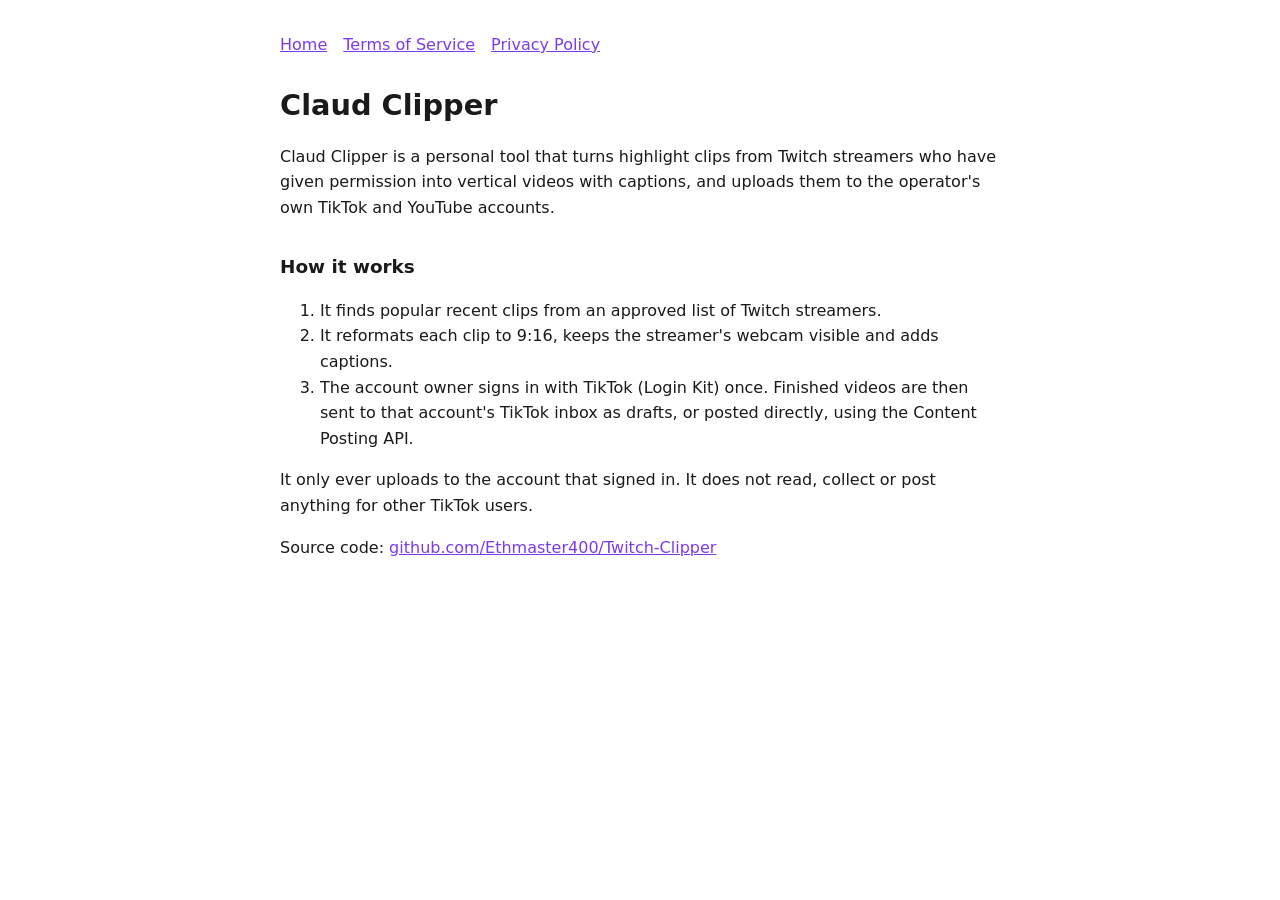
<file: docs/index.html>
<!doctype html>
<html lang="en">
<head>
<meta charset="utf-8">
<meta name="viewport" content="width=device-width, initial-scale=1">
<title>Claud Clipper</title>
<link rel="stylesheet" href="style.css">
</head>
<body>
<main>
<nav><a href="index.html">Home</a><a href="terms.html">Terms of Service</a><a href="privacy.html">Privacy Policy</a></nav>
<h1>Claud Clipper</h1>
<p>Claud Clipper is a personal tool that turns highlight clips from Twitch streamers who have given permission into
vertical videos with captions, and uploads them to the operator's own TikTok and YouTube accounts.</p>
<h2>How it works</h2>
<ol>
<li>It finds popular recent clips from an approved list of Twitch streamers.</li>
<li>It reformats each clip to 9:16, keeps the streamer's webcam visible and adds captions.</li>
<li>The account owner signs in with TikTok (Login Kit) once. Finished videos are then sent to that account's
TikTok inbox as drafts, or posted directly, using the Content Posting API.</li>
</ol>
<p>It only ever uploads to the account that signed in. It does not read, collect or post anything for other TikTok users.</p>
<p>Source code: <a href="https://github.com/Ethmaster400/Twitch-Clipper">github.com/Ethmaster400/Twitch-Clipper</a></p>
</main>
</body>
</html>
</file>
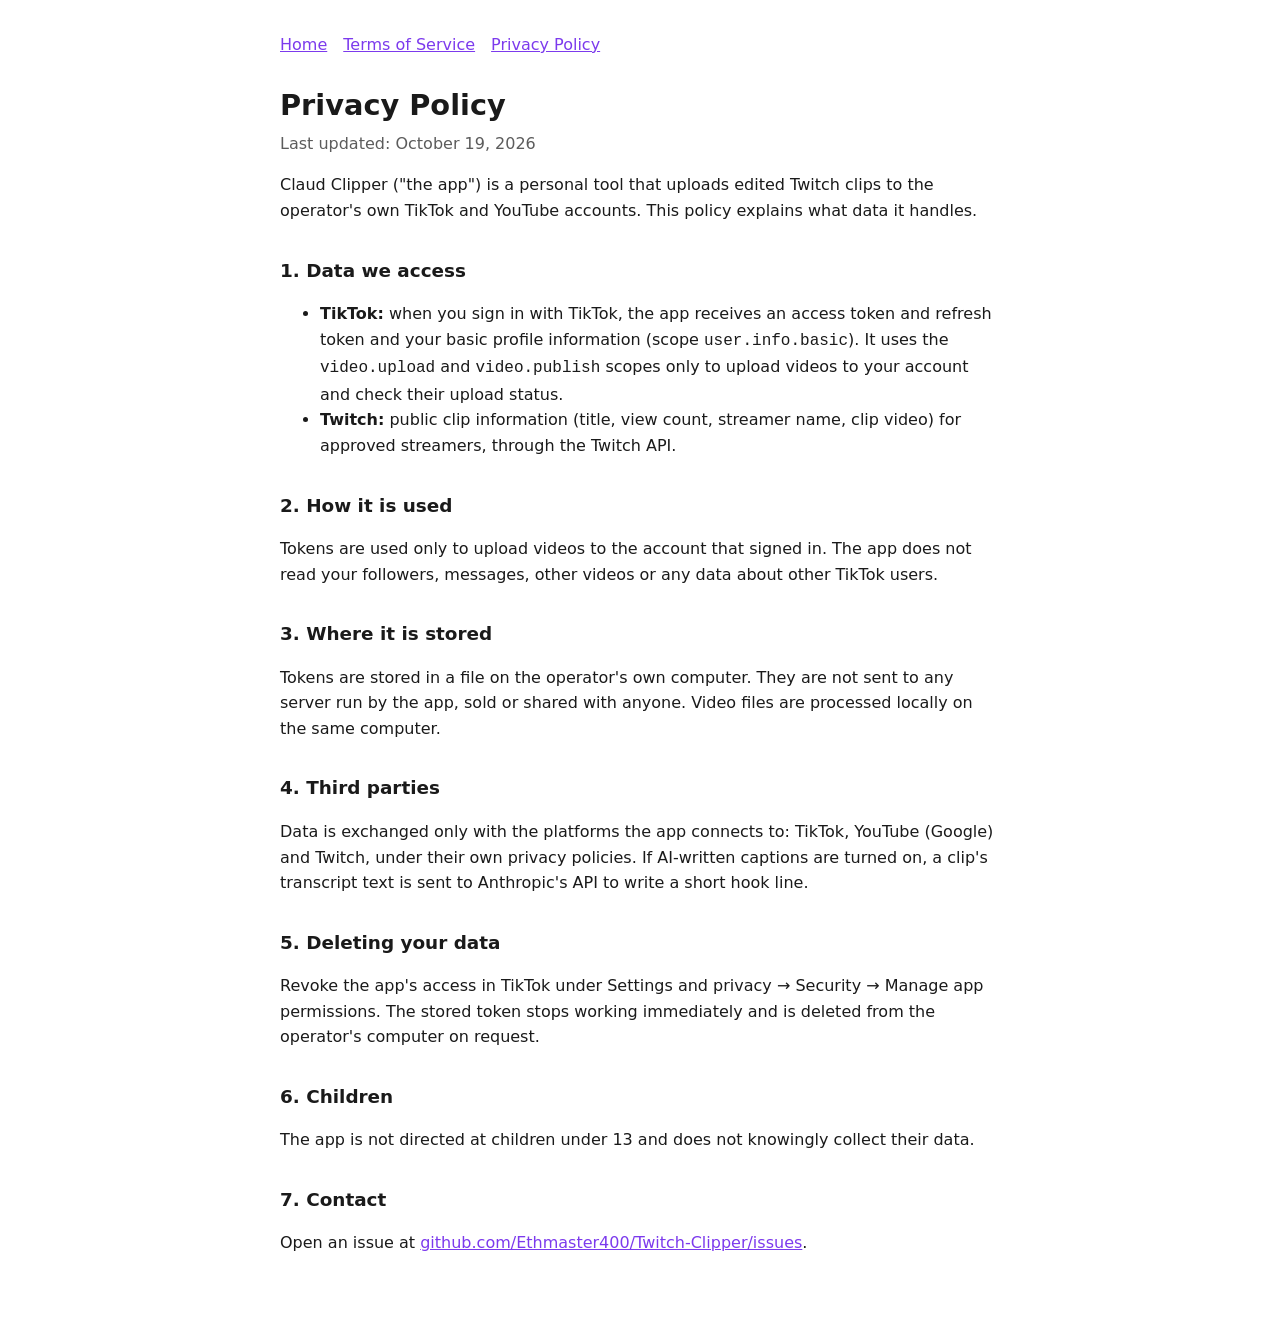
<file: docs/privacy.html>
<!doctype html>
<html lang="en">
<head>
<meta charset="utf-8">
<meta name="viewport" content="width=device-width, initial-scale=1">
<title>Privacy Policy</title>
<link rel="stylesheet" href="style.css">
</head>
<body>
<main>
<nav><a href="index.html">Home</a><a href="terms.html">Terms of Service</a><a href="privacy.html">Privacy Policy</a></nav>
<h1>Privacy Policy</h1>
<p class="updated">Last updated: October 19, 2026</p>

<p>Claud Clipper ("the app") is a personal tool that uploads edited Twitch clips to the operator's own TikTok and
YouTube accounts. This policy explains what data it handles.</p>

<h2>1. Data we access</h2>
<ul>
<li><strong>TikTok:</strong> when you sign in with TikTok, the app receives an access token and refresh token and
your basic profile information (scope <code>user.info.basic</code>). It uses the <code>video.upload</code> and
<code>video.publish</code> scopes only to upload videos to your account and check their upload status.</li>
<li><strong>Twitch:</strong> public clip information (title, view count, streamer name, clip video) for approved
streamers, through the Twitch API.</li>
</ul>

<h2>2. How it is used</h2>
<p>Tokens are used only to upload videos to the account that signed in. The app does not read your followers,
messages, other videos or any data about other TikTok users.</p>

<h2>3. Where it is stored</h2>
<p>Tokens are stored in a file on the operator's own computer. They are not sent to any server run by the app, sold
or shared with anyone. Video files are processed locally on the same computer.</p>

<h2>4. Third parties</h2>
<p>Data is exchanged only with the platforms the app connects to: TikTok, YouTube (Google) and Twitch, under their own
privacy policies. If AI-written captions are turned on, a clip's transcript text is sent to Anthropic's API to write
a short hook line.</p>

<h2>5. Deleting your data</h2>
<p>Revoke the app's access in TikTok under Settings and privacy &rarr; Security &rarr; Manage app permissions. The
stored token stops working immediately and is deleted from the operator's computer on request.</p>

<h2>6. Children</h2>
<p>The app is not directed at children under 13 and does not knowingly collect their data.</p>

<h2>7. Contact</h2>
<p>Open an issue at <a href="https://github.com/Ethmaster400/Twitch-Clipper/issues">github.com/Ethmaster400/Twitch-Clipper/issues</a>.</p>
</main>
</body>
</html>
</file>
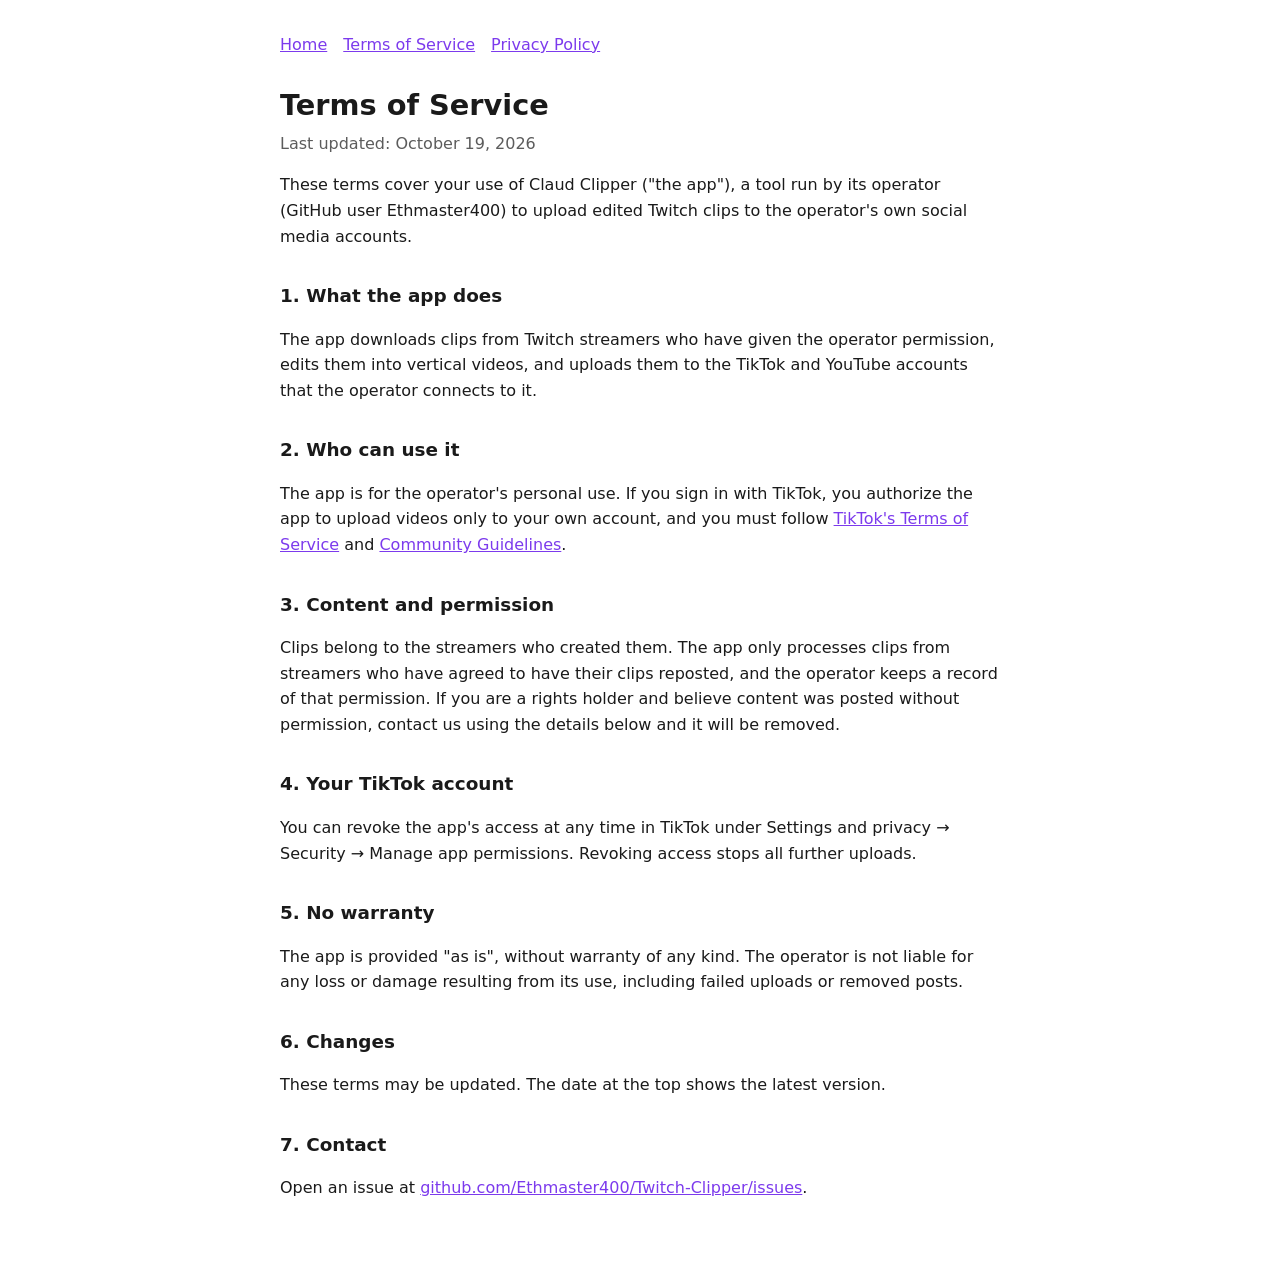
<file: docs/terms.html>
<!doctype html>
<html lang="en">
<head>
<meta charset="utf-8">
<meta name="viewport" content="width=device-width, initial-scale=1">
<title>Terms of Service</title>
<link rel="stylesheet" href="style.css">
</head>
<body>
<main>
<nav><a href="index.html">Home</a><a href="terms.html">Terms of Service</a><a href="privacy.html">Privacy Policy</a></nav>
<h1>Terms of Service</h1>
<p class="updated">Last updated: October 19, 2026</p>

<p>These terms cover your use of Claud Clipper ("the app"), a tool run by its operator (GitHub user Ethmaster400) to
upload edited Twitch clips to the operator's own social media accounts.</p>

<h2>1. What the app does</h2>
<p>The app downloads clips from Twitch streamers who have given the operator permission, edits them into vertical
videos, and uploads them to the TikTok and YouTube accounts that the operator connects to it.</p>

<h2>2. Who can use it</h2>
<p>The app is for the operator's personal use. If you sign in with TikTok, you authorize the app to upload videos only
to your own account, and you must follow
<a href="https://www.tiktok.com/legal/terms-of-service">TikTok's Terms of Service</a> and
<a href="https://www.tiktok.com/community-guidelines">Community Guidelines</a>.</p>

<h2>3. Content and permission</h2>
<p>Clips belong to the streamers who created them. The app only processes clips from streamers who have agreed to
have their clips reposted, and the operator keeps a record of that permission. If you are a rights holder and believe
content was posted without permission, contact us using the details below and it will be removed.</p>

<h2>4. Your TikTok account</h2>
<p>You can revoke the app's access at any time in TikTok under Settings and privacy &rarr; Security &rarr;
Manage app permissions. Revoking access stops all further uploads.</p>

<h2>5. No warranty</h2>
<p>The app is provided "as is", without warranty of any kind. The operator is not liable for any loss or damage
resulting from its use, including failed uploads or removed posts.</p>

<h2>6. Changes</h2>
<p>These terms may be updated. The date at the top shows the latest version.</p>

<h2>7. Contact</h2>
<p>Open an issue at <a href="https://github.com/Ethmaster400/Twitch-Clipper/issues">github.com/Ethmaster400/Twitch-Clipper/issues</a>.</p>
</main>
</body>
</html>
</file>
<file: docs/style.css>
:root { --bg: #ffffff; --fg: #1a1a1a; --muted: #5c5c5c; --accent: #7c3aed; }
@media (prefers-color-scheme: dark) { :root { --bg: #111111; --fg: #ececec; --muted: #a3a3a3; --accent: #a78bfa; } }
body { background: var(--bg); color: var(--fg); font: 16px/1.6 system-ui, -apple-system, "Segoe UI", sans-serif; margin: 0; }
main { max-width: 720px; margin: 0 auto; padding: 32px 16px 64px; }
h1 { font-size: 1.8rem; margin-bottom: 0.2rem; }
h2 { font-size: 1.15rem; margin-top: 2rem; }
.updated { color: var(--muted); margin-top: 0; }
a { color: var(--accent); }
nav { display: flex; gap: 16px; margin-bottom: 24px; }
</file>
